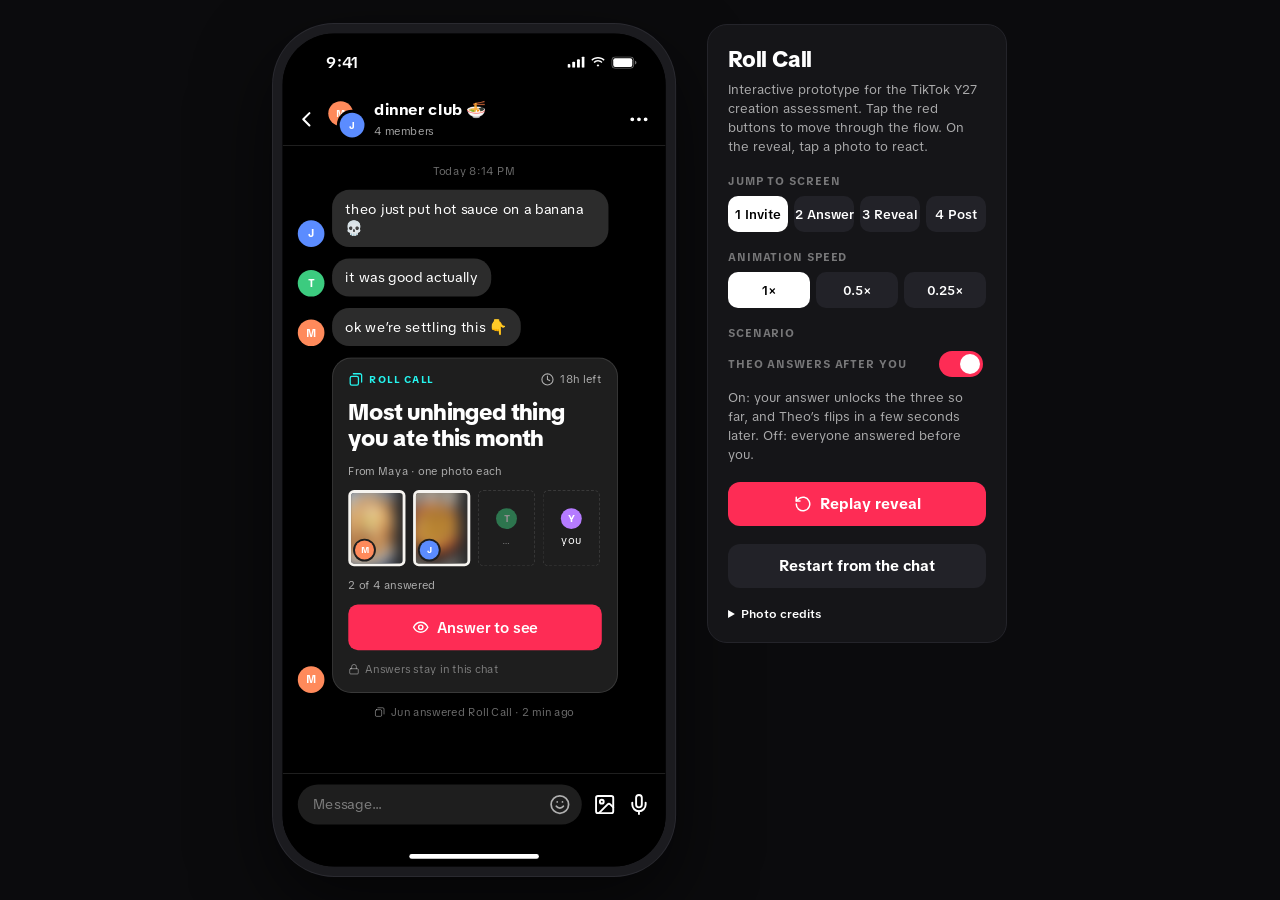
<file: roll-call/index.html>
<!doctype html>
<html lang="en">
<head>
<meta charset="utf-8">
<meta name="viewport" content="width=device-width, initial-scale=1, viewport-fit=cover">
<meta name="robots" content="noindex">
<title>Roll Call Prototype</title>
<link rel="preconnect" href="https://fonts.googleapis.com">
<link rel="preconnect" href="https://fonts.gstatic.com" crossorigin>
<link rel="stylesheet" href="https://fonts.googleapis.com/css2?family=TikTok+Sans:wght@400;500;600;700;800;900&display=swap">
<style>
/* Layout: a TikTok-dark phone on the left, a small control panel on the right (stacked below on phones). Single dark theme on purpose: it mirrors TikTok's dark UI. */
:root {
  color-scheme: dark;
  --page: #0B0B0D;
  --panel: #151518;
  --bg: #000000;
  --s1: #121212;
  --s2: #1E1E1E;
  --s3: #2C2C2C;
  --fg: #FFFFFF;
  --fg2: rgba(255,255,255,.64);
  --fg3: rgba(255,255,255,.42);
  --line: rgba(255,255,255,.12);
  --red: #FE2C55;
  --cyan: #25F4EE;
  --paper: #F6F4F0;
  --ink: #161823;
  --ink2: rgba(22,24,35,.6);
  --maya: #FF8A5B; --jun: #5B8CFF; --theo: #3CCB7F; --you: #B57BFF;
  --k: 1;
  --font: "TikTok Sans", "SF Pro Text", -apple-system, "Helvetica Neue", Arial, sans-serif;
}
html, body { margin: 0; height: auto; }
* { box-sizing: border-box; }
img { max-width: 100%; }
body {
  background: var(--page); color: var(--fg); font-family: var(--font);
  padding-left: max(16px, env(safe-area-inset-left, 0px));
  padding-right: max(16px, env(safe-area-inset-right, 0px));
  padding-block: 24px;
  min-height: 100%;
}
button { font: inherit; color: inherit; border: 0; background: none; cursor: pointer; padding: 0; }
button:focus-visible, input:focus-visible { outline: 2px solid var(--cyan); outline-offset: 2px; }
.stage { display: flex; gap: 32px; justify-content: center; align-items: flex-start; }
.device-wrap { flex: none; }
.device { width: 422px; height: 894px; padding: 10px; border-radius: 64px; background: #1B1B1F; box-shadow: 0 0 0 1px #2A2A30, 0 30px 80px rgba(0,0,0,.6); transform-origin: 0 0; }
.phone { position: relative; width: 402px; height: 874px; border-radius: 54px; overflow: hidden; background: var(--bg); isolation: isolate; }

/* ---------- shared phone chrome ---------- */
.screen { position: absolute; inset: 0; display: none; background: var(--bg); overflow: hidden; }
.screen.active { display: block; }
.status { position: absolute; top: 0; left: 0; right: 0; height: 54px; display: flex; align-items: center; justify-content: space-between; padding: 6px 30px 0 46px; font-weight: 600; font-size: 17px; z-index: 20; pointer-events: none; }
.status svg { display: block; }
.island { position: absolute; top: 11px; left: 50%; width: 124px; height: 36px; margin-left: -62px; background: #000; border-radius: 20px; z-index: 21; }
.home { position: absolute; bottom: 8px; left: 50%; width: 136px; height: 5px; margin-left: -68px; border-radius: 3px; background: #fff; z-index: 30; pointer-events: none; }
.ic { width: 24px; height: 24px; fill: none; stroke: currentColor; stroke-width: 2; stroke-linecap: round; stroke-linejoin: round; flex: none; }
.av { width: 28px; height: 28px; border-radius: 50%; display: grid; place-items: center; font-weight: 700; font-size: 12px; color: #fff; flex: none; font-style: normal; }
.eyebrow { font-size: 11px; font-weight: 700; letter-spacing: .08em; text-transform: uppercase; color: var(--cyan); display: flex; align-items: center; gap: 6px; }
.btn { height: 48px; border-radius: 10px; display: flex; align-items: center; justify-content: center; gap: 8px; font-weight: 600; font-size: 16px; transition: transform calc(var(--k) * 120ms), opacity calc(var(--k) * 200ms), background-color calc(var(--k) * 200ms); }
.btn:active { transform: scale(.97); }
.btn.red { background: var(--red); }
.btn.gray { background: var(--s3); }
.btn[disabled] { opacity: .4; cursor: default; }
.caption { font-size: 12px; line-height: 16px; }
.muted { color: var(--fg2); } .faint { color: var(--fg3); }

/* ---------- 1 · chat ---------- */
.chat-head { position: absolute; top: 62px; left: 0; right: 0; height: 56px; display: flex; align-items: center; gap: 10px; padding: 0 16px 0 12px; border-bottom: 1px solid var(--line); }
.grp { position: relative; width: 38px; height: 38px; flex: none; }
.grp .av { position: absolute; width: 26px; height: 26px; font-size: 11px; }
.grp .av + .av { left: 12px; top: 12px; box-shadow: 0 0 0 3px var(--bg); }
.chat-title b { display: block; font-size: 17px; line-height: 22px; }
.msgs { position: absolute; top: 128px; left: 0; right: 0; padding: 8px 16px; display: flex; flex-direction: column; gap: 12px; }
.stamp { text-align: center; }
.row { display: flex; align-items: flex-end; gap: 8px; }
.bubble { background: var(--s3); border-radius: 18px; padding: 10px 14px; font-size: 15px; line-height: 20px; max-width: 290px; }
.rc { width: 300px; background: var(--s2); border: 1px solid var(--line); border-radius: 20px; padding: 14px 16px 16px; display: flex; flex-direction: column; gap: 12px; }
.rc-top { display: flex; align-items: center; justify-content: space-between; }
.rc-left { display: flex; align-items: center; gap: 6px; font-size: 12px; color: var(--fg2); }
.prompt { font-size: 24px; line-height: 28px; font-weight: 800; letter-spacing: -.01em; }
.slots { display: flex; gap: 8px; }
.slot { width: 60px; height: 80px; border-radius: 6px; position: relative; overflow: hidden; }
.slot.answered { border: 3px solid var(--paper); background: var(--s3); }
.slot.answered img { position: absolute; inset: -10px; width: calc(100% + 20px); height: calc(100% + 20px); object-fit: cover; filter: blur(7px); transition: filter calc(var(--k) * 400ms); }
.slot.answered.clear img { filter: none; }
.slot.answered .av { position: absolute; left: 4px; bottom: 4px; width: 20px; height: 20px; font-size: 9px; box-shadow: 0 0 0 2px var(--s2); }
.slot.waiting { border: 1.5px dashed var(--line); display: flex; flex-direction: column; align-items: center; justify-content: center; gap: 4px; }
.slot.waiting .av { width: 22px; height: 22px; font-size: 10px; }
.sys { display: flex; align-items: center; justify-content: center; gap: 6px; }
.composer { position: absolute; left: 0; right: 0; bottom: 34px; height: 64px; display: flex; align-items: center; gap: 12px; padding: 0 16px; border-top: 1px solid var(--line); background: var(--bg); }
.input { flex: 1; height: 42px; border-radius: 21px; background: var(--s2); display: flex; align-items: center; padding: 0 12px 0 16px; color: var(--fg3); justify-content: space-between; font-size: 15px; }

/* ---------- 2 · picker ---------- */
#s2 { background: var(--s1); }
.topbar { position: absolute; top: 62px; left: 0; right: 0; height: 52px; display: flex; align-items: center; justify-content: space-between; padding: 0 16px; }
.topbar b { font-size: 17px; }
.pick-head { position: absolute; top: 118px; left: 16px; right: 16px; display: flex; flex-direction: column; gap: 10px; }
.remind { background: var(--s2); border-radius: 14px; padding: 12px 14px; display: flex; flex-direction: column; gap: 6px; }
.remind b { font-size: 17px; line-height: 22px; }
.privacy { border: 1px solid var(--line); border-radius: 12px; padding: 10px 14px; display: flex; gap: 10px; align-items: center; color: var(--fg2); }
.album { display: flex; justify-content: space-between; align-items: center; padding-top: 6px; }
.album span:first-child { display: flex; align-items: center; gap: 4px; font-weight: 500; font-size: 15px; }
.grid { position: absolute; top: 278px; left: 0; right: 0; display: grid; grid-template-columns: repeat(3, 1fr); gap: 3px; }
.tile { position: relative; display: block; width: 100%; aspect-ratio: 1; overflow: hidden; }
.remindbtn[disabled] { opacity: .5; cursor: default; }
.tile img { width: 100%; height: 100%; object-fit: cover; display: block; transition: transform calc(var(--k) * 220ms); }
.tile .dot { position: absolute; top: 8px; right: 8px; width: 22px; height: 22px; border-radius: 50%; border: 1.5px solid #fff; background: rgba(0,0,0,.15); display: grid; place-items: center; font-size: 12px; font-weight: 700; transition: background-color calc(var(--k) * 160ms), transform calc(var(--k) * 200ms); }
.tile.sel::after { content: ""; position: absolute; inset: 0; box-shadow: inset 0 0 0 3px var(--red); background: rgba(0,0,0,.18); }
.tile.sel .dot { background: var(--red); border-color: var(--red); transform: scale(1.1); z-index: 1; }
.tile.sel img { transform: scale(.96); }
.tray { position: absolute; left: 0; right: 0; bottom: 0; background: var(--s1); border-radius: 20px 20px 0 0; padding: 16px 16px 46px; display: flex; flex-direction: column; gap: 12px; box-shadow: 0 -8px 24px rgba(0,0,0,.6); }
.ans { display: flex; gap: 12px; align-items: center; }
.thumb { width: 56px; height: 56px; border-radius: 6px; border: 3px solid var(--paper); background: var(--s3); overflow: hidden; flex: none; }
.thumb img { width: 100%; height: 100%; object-fit: cover; display: block; }
.cap { flex: 1; background: var(--s2); border-radius: 12px; padding: 8px 12px; display: flex; flex-direction: column; gap: 2px; }
.cap input { background: none; border: 0; color: var(--fg); font: inherit; font-size: 15px; padding: 0; width: 100%; }
.cap input:focus { outline: none; }
.note { text-align: center; }

/* ---------- 3 · reveal ---------- */
.rv-top { position: absolute; top: 62px; left: 0; right: 0; height: 52px; display: flex; align-items: center; gap: 8px; padding: 0 16px 0 12px; z-index: 5; }
.rv-top span { flex: 1; font-weight: 500; font-size: 15px; }
.rv-head { position: absolute; top: 114px; left: 24px; right: 24px; display: flex; flex-direction: column; gap: 8px; z-index: 5; }
.rv-head .prompt { font-size: 24px; }
#cards { position: absolute; inset: 0; z-index: 4; pointer-events: none; }
.rc-card { position: absolute; left: 0; top: 0; width: 156px; height: 214px; perspective: 900px; pointer-events: auto; cursor: pointer; opacity: 0; will-change: transform; -webkit-tap-highlight-color: transparent; }
.flip { position: absolute; inset: 0; transform-style: preserve-3d; }
.face { position: absolute; inset: 0; border-radius: 6px; backface-visibility: hidden; -webkit-backface-visibility: hidden; box-shadow: 0 10px 24px rgba(0,0,0,.55); }
.back { background: #26262A; border: 1px solid rgba(255,255,255,.08); display: flex; flex-direction: column; align-items: center; justify-content: center; gap: 8px; color: var(--cyan); }
.back .lbl { font-size: 11px; font-weight: 700; letter-spacing: .08em; text-transform: uppercase; }
.back .wait { font-size: 12px; color: var(--fg2); font-weight: 500; height: 16px; }
.rc-card.waiting .back .wait::after { content: "…"; display: inline-block; animation: dots calc(var(--k) * 1.2s) steps(4) infinite; width: 1.2em; overflow: hidden; vertical-align: bottom; }
@keyframes dots { from { width: 0; } to { width: 1.2em; } }
.rc-card.waiting .back { animation: breathe calc(var(--k) * 1.6s) ease-in-out infinite; }
@keyframes breathe { 50% { box-shadow: 0 10px 24px rgba(0,0,0,.55), 0 0 0 2px rgba(37,244,238,.35); } }
.front { background: var(--paper); transform: rotateY(180deg); padding: 8px 8px 10px; display: flex; flex-direction: column; gap: 8px; }
.front .ph { width: 140px; height: 140px; border-radius: 3px; overflow: hidden; background: #ddd; flex: none; }
.front .ph img { width: 100%; height: 100%; object-fit: cover; display: block; filter: blur(14px); transform: scale(1.08); }
.meta { display: flex; gap: 6px; align-items: flex-start; color: var(--ink); }
.meta .av { width: 20px; height: 20px; font-size: 9px; }
.meta b { display: block; font-size: 12px; line-height: 16px; }
.meta span { display: block; font-size: 12px; line-height: 15px; color: var(--ink2); display: -webkit-box; -webkit-line-clamp: 2; -webkit-box-orient: vertical; overflow: hidden; }
.rc-card.mine .face.front { box-shadow: 0 0 0 2px var(--red), 0 10px 24px rgba(0,0,0,.55); }
.chip { position: absolute; top: -12px; right: -6px; height: 28px; padding: 0 10px; border-radius: 14px; background: var(--s3); display: flex; align-items: center; gap: 4px; font-size: 12px; font-weight: 600; transform: scale(0); z-index: 2; box-shadow: 0 4px 10px rgba(0,0,0,.4); }
.chip em { font-style: normal; font-size: 15px; }
.float { position: absolute; font-size: 22px; pointer-events: none; z-index: 10; }
.toast { position: absolute; top: 58px; left: 50%; transform: translate(-50%, -60px); opacity: 0; z-index: 25; background: var(--s3); border-radius: 999px; padding: 8px 14px 8px 8px; display: flex; align-items: center; gap: 8px; font-size: 13px; font-weight: 600; box-shadow: 0 8px 24px rgba(0,0,0,.5); white-space: nowrap; }
.rv-bottom { position: absolute; left: 0; right: 0; bottom: 0; padding: 12px 16px 34px; display: flex; flex-direction: column; gap: 10px; z-index: 6; background: linear-gradient(transparent, #000 18px); }
.reply { height: 36px; border-radius: 18px; background: var(--s2); display: flex; align-items: center; gap: 8px; padding: 0 14px 0 6px; font-size: 12px; opacity: 0; transform: translateY(8px); transition: opacity calc(var(--k) * 300ms), transform calc(var(--k) * 300ms) cubic-bezier(.2,.8,.2,1); }
.reply.show { opacity: 1; transform: none; }
.reply .av { width: 24px; height: 24px; font-size: 10px; }
.reply span { flex: 1; }
.reply i { color: var(--cyan); font-style: normal; }
.pair { display: flex; gap: 10px; }
.pair .btn { flex: 1; }
.lockline { display: flex; align-items: center; justify-content: center; gap: 6px; }

/* ---------- 4 · post ---------- */
.pv-top { position: absolute; top: 58px; left: 0; right: 0; height: 48px; display: flex; align-items: center; justify-content: space-between; padding: 0 16px 0 12px; z-index: 3; }
.sound { background: rgba(64,64,64,.85); border-radius: 999px; padding: 7px 14px 7px 12px; display: flex; gap: 6px; align-items: center; font-weight: 500; font-size: 15px; }
.tpl-title { position: absolute; top: 108px; left: 24px; font-size: 40px; font-weight: 900; letter-spacing: -.03em; color: var(--red); -webkit-text-stroke: 5px #fff; paint-order: stroke fill; transform: rotate(-2deg); }
.tpl-sub { position: absolute; top: 160px; left: 28px; }
.pol { position: absolute; background: var(--paper); padding: 5px; border-radius: 2px; box-shadow: 0 8px 18px rgba(0,0,0,.5); transition: left calc(var(--k) * 420ms) cubic-bezier(.2,.8,.2,1), top calc(var(--k) * 420ms) cubic-bezier(.2,.8,.2,1), width calc(var(--k) * 420ms) cubic-bezier(.2,.8,.2,1), height calc(var(--k) * 420ms) cubic-bezier(.2,.8,.2,1), transform calc(var(--k) * 420ms) cubic-bezier(.2,.8,.2,1); }
.pol img { width: 100%; height: 100%; object-fit: cover; display: block; }
.tape { position: absolute; width: 54px; height: 18px; background: rgba(37,244,238,.75); transform: rotate(-10deg); z-index: 2; transition: left calc(var(--k) * 420ms), top calc(var(--k) * 420ms); }
.sheet { position: absolute; left: 0; right: 0; bottom: 0; background: var(--s1); border-radius: 20px 20px 0 0; padding: 10px 16px 42px; display: flex; flex-direction: column; gap: 14px; }
.grab { width: 36px; height: 4px; border-radius: 2px; background: var(--line); align-self: center; }
.sh-title { display: flex; align-items: center; justify-content: space-between; }
.sh-title b { font-size: 17px; }
.pill { background: var(--s2); border-radius: 999px; padding: 5px 8px 5px 10px; display: flex; align-items: center; gap: 4px; font-size: 12px; }
.list { background: var(--s2); border-radius: 14px; padding: 12px 12px 6px; display: flex; flex-direction: column; gap: 2px; }
.list .eyebrow { color: var(--fg2); margin-bottom: 2px; }
.prow { display: flex; align-items: center; gap: 12px; padding: 6px 0; }
.prow .t { width: 40px; height: 40px; border-radius: 4px; border: 2.5px solid var(--paper); overflow: hidden; flex: none; transition: opacity calc(var(--k) * 300ms); }
.prow .t img { width: 100%; height: 100%; object-fit: cover; display: block; }
.prow .who { flex: 1; min-width: 0; }
.prow .who b { display: block; font-weight: 500; font-size: 15px; line-height: 20px; }
.ok { display: flex; align-items: center; gap: 4px; padding: 4px 10px 4px 8px; border-radius: 999px; background: rgba(37,244,238,.14); color: var(--cyan); font-size: 12px; font-weight: 500; white-space: nowrap; }
.remindbtn { border: 1px solid var(--line); border-radius: 999px; padding: 6px 12px; font-size: 12px; white-space: nowrap; transition: opacity calc(var(--k) * 200ms); }
.prow.pending .t { opacity: .4; }
.prow.pending .who b { color: var(--fg2); }
.aud { display: flex; align-items: center; justify-content: space-between; }
.aud > span { font-weight: 500; font-size: 15px; }
.seg { position: relative; display: flex; background: var(--s2); border-radius: 999px; padding: 3px; }
.seg .knob { position: absolute; top: 3px; bottom: 3px; left: 3px; border-radius: 999px; background: #fff; transition: transform calc(var(--k) * 260ms) cubic-bezier(.2,.8,.2,1), width calc(var(--k) * 260ms); }
.seg button { position: relative; z-index: 1; padding: 6px 12px; font-size: 12px; display: flex; align-items: center; gap: 6px; color: var(--fg2); transition: color calc(var(--k) * 200ms); }
.seg button.on { color: #000; }
.seg .ic { width: 14px; height: 14px; }
.btns { display: flex; gap: 10px; }
.btns .gray { width: 124px; flex: none; }
.btns .red { flex: 1; }

/* ---------- control panel ---------- */
.panel { width: 300px; flex: none; background: var(--panel); border: 1px solid #24242A; border-radius: 20px; padding: 20px; display: flex; flex-direction: column; gap: 18px; position: sticky; top: 24px; }
.panel h1 { margin: 0; font-size: 22px; font-weight: 800; letter-spacing: -.01em; }
.panel p { margin: 0; color: var(--fg2); font-size: 13px; line-height: 19px; }
.group { display: flex; flex-direction: column; gap: 8px; }
.group > label, .group > .lab { font-size: 11px; font-weight: 700; letter-spacing: .08em; text-transform: uppercase; color: var(--fg3); }
.choices { display: grid; grid-template-columns: repeat(4, 1fr); gap: 6px; }
.choices.three { grid-template-columns: repeat(3, 1fr); }
.choices button { height: 36px; border-radius: 10px; background: #222228; font-size: 13px; font-weight: 600; transition: background-color .15s; }
.choices button.on { background: var(--fg); color: #000; }
.wide { height: 44px; border-radius: 12px; background: var(--red); font-weight: 700; font-size: 15px; display: flex; align-items: center; justify-content: center; gap: 8px; }
.wide.ghost { background: #222228; }
.switch { display: flex; align-items: center; justify-content: space-between; gap: 12px; font-size: 14px; cursor: pointer; }
.switch input { appearance: none; width: 44px; height: 26px; border-radius: 13px; background: #333; position: relative; flex: none; cursor: pointer; transition: background-color .2s; }
.switch input::after { content: ""; position: absolute; top: 3px; left: 3px; width: 20px; height: 20px; border-radius: 50%; background: #fff; transition: transform .2s; }
.switch input:checked { background: var(--red); }
.switch input:checked::after { transform: translateX(18px); }
details { font-size: 12px; color: var(--fg2); }
details summary { cursor: pointer; font-weight: 600; color: var(--fg); }
details ul { margin: 8px 0 0; padding-left: 16px; display: flex; flex-direction: column; gap: 4px; line-height: 16px; }
@media (max-width: 780px) {
  .stage { flex-direction: column; align-items: center; }
  .panel { width: 100%; max-width: 440px; position: static; }
}
@media (prefers-reduced-motion: reduce) {
  * { scroll-behavior: auto !important; }
}
</style>

</head>
<body>
<div class="stage">
  <div class="device-wrap" id="deviceWrap">
    <div class="device" id="device">
      <div class="phone" id="phone">
        <div class="island"></div>
        <div class="status"><span>9:41</span><span style="display:flex;gap:6px;align-items:center">
          <svg width="18" height="12" viewBox="0 0 18 12" fill="#fff"><rect x="0" y="8" width="3" height="4" rx="1"/><rect x="5" y="5.5" width="3" height="6.5" rx="1"/><rect x="10" y="3" width="3" height="9" rx="1"/><rect x="15" y="0" width="3" height="12" rx="1"/></svg>
          <svg width="16" height="12" viewBox="0 0 16 12" fill="#fff"><path d="M8 2.2c2.3 0 4.4.9 5.9 2.4l1.1-1.1C13.2 1.7 10.7.6 8 .6S2.8 1.7 1 3.5l1.1 1.1C3.6 3.1 5.7 2.2 8 2.2Zm0 3.2c1.4 0 2.7.6 3.6 1.5l1.1-1.1C11.5 4.6 9.8 3.8 8 3.8s-3.5.8-4.7 2L4.4 7C5.3 6 6.6 5.4 8 5.4Zm0 3.2c-.6 0-1.1.2-1.4.6L8 10.8l1.4-1.6c-.3-.4-.8-.6-1.4-.6Z"/></svg>
          <svg width="27" height="13" viewBox="0 0 27 13" fill="none"><rect x=".5" y=".5" width="23" height="12" rx="3.5" stroke="#fff" opacity=".4"/><rect x="2" y="2" width="20" height="9" rx="2" fill="#fff"/><path d="M25 4.5v4c.8-.3 1.3-1.1 1.3-2s-.5-1.7-1.3-2Z" fill="#fff" opacity=".5"/></svg>
        </span></div>

        <!-- 1 · Invitation -->
        <section class="screen active" id="s1" aria-label="Group chat with a Roll Call invitation">
          <div class="chat-head">
            <svg class="ic" viewBox="0 0 24 24" style="width:26px;height:26px"><path d="m15 18-6-6 6-6"/></svg>
            <div class="grp"><i class="av" style="background:var(--maya)">M</i><i class="av" style="background:var(--jun)">J</i></div>
            <div class="chat-title" style="flex:1"><b>dinner club 🍜</b><span class="caption muted">4 members</span></div>
            <svg class="ic" viewBox="0 0 24 24"><circle cx="5" cy="12" r="1"/><circle cx="12" cy="12" r="1"/><circle cx="19" cy="12" r="1"/></svg>
          </div>
          <div class="msgs">
            <div class="caption faint stamp">Today 8:14 PM</div>
            <div class="row"><i class="av" style="background:var(--jun)">J</i><div class="bubble">theo just put hot sauce on a banana 💀</div></div>
            <div class="row"><i class="av" style="background:var(--theo)">T</i><div class="bubble">it was good actually</div></div>
            <div class="row"><i class="av" style="background:var(--maya)">M</i><div class="bubble">ok we’re settling this 👇</div></div>
            <div class="row"><i class="av" style="background:var(--maya)">M</i>
              <div class="rc">
                <div class="rc-top">
                  <span class="eyebrow"><svg class="ic" viewBox="0 0 24 24" style="width:16px;height:16px"><rect x="3" y="7" width="13" height="14" rx="2.5"/><path d="M8 3h10.5A2.5 2.5 0 0 1 21 5.5V16"/></svg>Roll Call</span>
                  <span class="rc-left"><svg class="ic" viewBox="0 0 24 24" style="width:14px;height:14px"><circle cx="12" cy="12" r="10"/><path d="M12 6v6l4 2"/></svg>18h left</span>
                </div>
                <div class="prompt">Most unhinged thing you ate this month</div>
                <div class="caption muted">From Maya · one photo each</div>
                <div class="slots" id="slots"></div>
                <div class="caption muted" id="count">2 of 4 answered</div>
                <button class="btn red" id="answerBtn"><svg class="ic" viewBox="0 0 24 24" style="width:18px;height:18px"><path d="M2 12s3.6-7 10-7 10 7 10 7-3.6 7-10 7-10-7-10-7Z"/><circle cx="12" cy="12" r="3"/></svg><span>Answer to see</span></button>
                <div class="caption faint" style="display:flex;gap:6px;align-items:center"><svg class="ic" viewBox="0 0 24 24" style="width:12px;height:12px"><rect width="18" height="11" x="3" y="11" rx="2"/><path d="M7 11V7a5 5 0 0 1 10 0v4"/></svg>Answers stay in this chat</div>
              </div>
            </div>
            <div class="caption faint sys"><svg class="ic" viewBox="0 0 24 24" style="width:12px;height:12px"><rect x="3" y="7" width="13" height="14" rx="2.5"/><path d="M8 3h10.5A2.5 2.5 0 0 1 21 5.5V16"/></svg><span id="sysline">Jun answered Roll Call · 2 min ago</span></div>
          </div>
          <div class="composer">
            <div class="input">Message…<svg class="ic" viewBox="0 0 24 24" style="width:22px;height:22px;color:var(--fg2)"><circle cx="12" cy="12" r="10"/><path d="M8 14s1.5 2 4 2 4-2 4-2"/><path d="M9 9h.01"/><path d="M15 9h.01"/></svg></div>
            <svg class="ic" viewBox="0 0 24 24"><rect width="18" height="18" x="3" y="3" rx="2"/><circle cx="9" cy="9" r="2"/><path d="m21 15-3.086-3.086a2 2 0 0 0-2.828 0L6 21"/></svg>
            <svg class="ic" viewBox="0 0 24 24"><path d="M12 2a3 3 0 0 0-3 3v7a3 3 0 0 0 6 0V5a3 3 0 0 0-3-3Z"/><path d="M19 10v2a7 7 0 0 1-14 0v-2"/><path d="M12 19v3"/></svg>
          </div>
        </section>

        <!-- 2 · Answer -->
        <section class="screen" id="s2" aria-label="Pick one photo to answer">
          <div class="topbar">
            <button id="closePick" aria-label="Close"><svg class="ic" viewBox="0 0 24 24"><path d="M18 6 6 18"/><path d="m6 6 12 12"/></svg></button>
            <b>Answer Roll Call</b><span style="width:24px"></span>
          </div>
          <div class="pick-head">
            <div class="remind"><span class="eyebrow"><svg class="ic" viewBox="0 0 24 24" style="width:14px;height:14px"><rect x="3" y="7" width="13" height="14" rx="2.5"/><path d="M8 3h10.5A2.5 2.5 0 0 1 21 5.5V16"/></svg>Roll Call · dinner club</span><b>Most unhinged thing you ate this month</b></div>
            <div class="privacy caption"><svg class="ic" viewBox="0 0 24 24" style="width:18px;height:18px;color:var(--cyan)"><rect width="18" height="11" x="3" y="11" rx="2"/><path d="M7 11V7a5 5 0 0 1 10 0v4"/></svg>Only the photo you send leaves your camera roll.</div>
            <div class="album"><span>Recents <svg class="ic" viewBox="0 0 24 24" style="width:18px;height:18px"><path d="m6 9 6 6 6-6"/></svg></span><span class="caption muted" id="selCount">Pick 1 photo</span></div>
          </div>
          <div class="grid" id="grid"></div>
          <div class="tray">
            <div class="ans">
              <div class="thumb" id="thumb"></div>
              <label class="cap"><span class="caption faint">Caption (optional)</span><input id="capInput" value="3am gas station sushi. no regrets" maxlength="60"></label>
            </div>
            <button class="btn red" id="sendBtn" disabled>Send answer</button>
            <div class="caption faint note">Sending shares it with dinner club only. Nothing gets posted.</div>
          </div>
        </section>

        <!-- 3 · Reveal -->
        <section class="screen" id="s3" aria-label="The reveal">
          <div class="rv-top">
            <button id="rvBack" aria-label="Back to chat"><svg class="ic" viewBox="0 0 24 24" style="width:26px;height:26px"><path d="m15 18-6-6 6-6"/></svg></button>
            <span>dinner club 🍜</span>
            <svg class="ic" viewBox="0 0 24 24"><circle cx="5" cy="12" r="1"/><circle cx="12" cy="12" r="1"/><circle cx="19" cy="12" r="1"/></svg>
          </div>
          <div class="toast" id="toast"><i class="av" style="background:var(--theo);width:24px;height:24px;font-size:10px">T</i><span id="toastText">Theo answered</span></div>
          <div class="rv-head">
            <span class="eyebrow"><svg class="ic" viewBox="0 0 24 24" style="width:14px;height:14px"><path d="m12 3-1.9 5.8a2 2 0 0 1-1.3 1.3L3 12l5.8 1.9a2 2 0 0 1 1.3 1.3L12 21l1.9-5.8a2 2 0 0 1 1.3-1.3L21 12l-5.8-1.9a2 2 0 0 1-1.3-1.3Z"/></svg>Roll Call · Revealed to dinner club</span>
            <div class="prompt">Most unhinged thing you ate this month</div>
            <div class="caption muted" id="rvSub">Everyone’s in. Tap a photo to react.</div>
          </div>
          <div id="cards"></div>
          <div class="rv-bottom">
            <div class="reply" id="reply"><i class="av" style="background:var(--jun)">J</i><span>Jun: THEO. a whole lemon??</span><i>+3 replies</i></div>
            <div class="pair">
              <button class="btn gray" id="toChat">Back to chat</button>
              <button class="btn red" id="toPost"><svg class="ic" viewBox="0 0 24 24" style="width:18px;height:18px"><path d="m12 3-1.9 5.8a2 2 0 0 1-1.3 1.3L3 12l5.8 1.9a2 2 0 0 1 1.3 1.3L12 21l1.9-5.8a2 2 0 0 1 1.3-1.3L21 12l-5.8-1.9a2 2 0 0 1-1.3-1.3Z"/></svg>Make a post</button>
            </div>
            <div class="caption faint lockline"><svg class="ic" viewBox="0 0 24 24" style="width:12px;height:12px"><rect width="18" height="11" x="3" y="11" rx="2"/><path d="M7 11V7a5 5 0 0 1 10 0v4"/></svg>Posting is optional. Everyone approves their own photo first.</div>
          </div>
        </section>

        <!-- 4 · Post approved photos -->
        <section class="screen" id="s4" aria-label="Post approved photos">
          <div class="pv-top">
            <button id="pvBack" aria-label="Back"><svg class="ic" viewBox="0 0 24 24" style="width:26px;height:26px"><path d="m15 18-6-6 6-6"/></svg></button>
            <span class="sound"><svg class="ic" viewBox="0 0 24 24" style="width:16px;height:16px"><path d="M9 18V5l12-2v13"/><circle cx="6" cy="18" r="3"/><circle cx="18" cy="16" r="3"/></svg>Add sound</span>
            <span style="width:26px"></span>
          </div>
          <div class="toast" id="postToast"><svg class="ic" viewBox="0 0 24 24" style="width:18px;height:18px;color:var(--cyan);margin-left:4px"><path d="M20 6 9 17l-5-5"/></svg><span id="postToastText">Posted to Friends</span></div>
          <div class="tpl-title">unhinged eats</div>
          <div class="caption muted tpl-sub">dinner club · roll call #12</div>
          <div id="pols"></div>
          <div class="sheet">
            <div class="grab"></div>
            <div>
              <div class="sh-title"><b>Post approved photos</b><span class="pill">Roll Call dump <svg class="ic" viewBox="0 0 24 24" style="width:14px;height:14px;color:var(--fg2)"><path d="m6 9 6 6 6-6"/></svg></span></div>
              <div class="caption muted" style="margin-top:4px">Sharing in the chat isn’t the same as posting. Each person approves their own photo.</div>
            </div>
            <div class="list">
              <div class="eyebrow" id="apCount">3 of 4 approved for post</div>
              <div id="rows"></div>
            </div>
            <div class="aud"><span>Who can see it</span>
              <div class="seg" id="seg"><span class="knob" id="knob"></span>
                <button class="on" data-aud="friends"><svg class="ic" viewBox="0 0 24 24"><path d="M16 21v-2a4 4 0 0 0-4-4H6a4 4 0 0 0-4 4v2"/><circle cx="9" cy="7" r="4"/><path d="M22 21v-2a4 4 0 0 0-3-3.87"/><path d="M16 3.13a4 4 0 0 1 0 7.75"/></svg>Friends</button>
                <button data-aud="everyone"><svg class="ic" viewBox="0 0 24 24"><circle cx="12" cy="12" r="10"/><path d="M12 2a14.5 14.5 0 0 0 0 20 14.5 14.5 0 0 0 0-20"/><path d="M2 12h20"/></svg>Everyone</button>
              </div>
            </div>
            <div class="btns">
              <button class="btn gray" id="keepBtn">Keep in chat</button>
              <button class="btn red" id="postBtn">Post 3 approved photos</button>
            </div>
          </div>
        </section>

        <div class="home"></div>
      </div>
    </div>
  </div>

  <aside class="panel">
    <div style="display:flex;flex-direction:column;gap:6px">
      <h1>Roll Call</h1>
      <p>Interactive prototype for the TikTok Y27 creation assessment. Tap the red buttons to move through the flow. On the reveal, tap a photo to react.</p>
    </div>
    <div class="group">
      <span class="lab">Jump to screen</span>
      <div class="choices" id="jump">
        <button data-go="1">1 Invite</button><button data-go="2">2 Answer</button><button data-go="3">3 Reveal</button><button data-go="4">4 Post</button>
      </div>
    </div>
    <div class="group">
      <span class="lab">Animation speed</span>
      <div class="choices three" id="speed">
        <button data-k="1" class="on">1×</button><button data-k="2">0.5×</button><button data-k="4">0.25×</button>
      </div>
    </div>
    <div class="group">
      <span class="lab">Scenario</span>
      <label class="switch"><span>Theo answers after you</span><input type="checkbox" id="late" checked></label>
      <p>On: your answer unlocks the three so far, and Theo’s flips in a few seconds later. Off: everyone answered before you.</p>
    </div>
    <button class="wide" id="replay"><svg class="ic" viewBox="0 0 24 24" style="width:18px;height:18px"><path d="M3 12a9 9 0 1 0 3-6.7L3 8"/><path d="M3 3v5h5"/></svg>Replay reveal</button>
    <button class="wide ghost" id="restart">Restart from the chat</button>
    <details>
      <summary>Photo credits</summary>
      <ul>
        <li>Spaghetti and Egg · Tesleemah · CC BY-SA 4.0</li>
        <li>Fiber One in a bowl with milk and a spoon · SomeBodyAnyBody05 · CC0</li>
        <li>Lemon photo (lemon-3) · source to add</li>
        <li>Sushi mini set 01 · Pannet · CC BY-SA 4.0</li>
        <li>Colorful sky with orange clouds, Vang Vieng, Laos · Basile Morin · CC BY-SA 4.0</li>
        <li>MahjongSetup · Wikimedia Commons contributor · CC BY-SA 3.0</li>
        <li>Crosswalk New York City 0001 · Wikimedia Commons contributor · CC BY-SA 3.0</li>
        <li>Cat sleeping on a bench, Lisbon · Jules Verne Times Two · CC BY-SA 4.0</li>
        <li>City Lights from Above · Farida Belal · CC0</li>
        <li>Ramen Bowl 2 · Shisma · CC BY 4.0</li>
        <li>Autumn path, Dumitru Rascanu park · Iurie Nistor · CC0</li>
        <li>ReceiptSwiss · Audrius Meskauskas · CC BY-SA 3.0</li>
        <li>Pearl Milk Tea in Chun Shui Tang · Battlesnake1 · CC0</li>
        <li>Latte art · Mortefot (Flickr) · CC BY-SA 2.0</li>
        <li>Laundromat image · Sanasante0 · CC BY-SA 4.0</li>
      </ul>
    </details>
  </aside>
</div>

<script>
(function () {
  const $ = (s, r = document) => r.querySelector(s);
  const $$ = (s, r = document) => [...r.querySelectorAll(s)];
  const reduce = matchMedia('(prefers-reduced-motion: reduce)').matches;
  const DEFAULT_CAP = '3am gas station sushi. no regrets';

  const PEOPLE = {
    maya: { name: 'Maya', color: 'var(--maya)', img: 'img/maya.jpg', cap: 'dining hall "pasta" with a boiled egg', emoji: '😂', count: 3 },
    jun:  { name: 'Jun',  color: 'var(--jun)',  img: 'img/jun.jpg',  cap: 'cereal for dinner. third night in a row', emoji: '🤢', count: 4 },
    theo: { name: 'Theo', color: 'var(--theo)', img: 'img/theo.jpg', cap: 'a whole lemon. on a dare', emoji: '💀', count: 2 },
    you:  { name: 'You',  color: 'var(--you)',  img: 'img/you.jpg',  cap: DEFAULT_CAP, emoji: '🔥', count: 2 },
  };
  // Positions from the Figma frame; Figma rotation is negated for CSS.
  const POS = { maya: { x: 26, y: 236, r: -5 }, jun: { x: 218, y: 226, r: 4 }, theo: { x: 30, y: 456, r: 3 }, you: { x: 214, y: 448, r: -4 } };
  const STACK = { x: 123, y: 340 };
  const GRID = [
    ['latte', 'Latte'], ['sunset', 'Sunset'], ['mahjong', 'Mahjong table'], ['street', 'Crosswalk'],
    ['you', 'Gas station sushi'], ['cat', 'Cat on a bench'], ['laundromat', 'Laundromat'], ['ramen', 'Ramen'],
    ['park', 'Autumn park'], ['receipt', 'Receipt'], ['citynight', 'City at night'], ['boba', 'Boba'],
  ];

  const state = { k: 1, late: true, sel: null, revealed: false, theoIn: false, theoApproved: false, reminded: false, posted: false, aud: 'friends', current: 's1' };
  const D = ms => ms * state.k;
  let timers = [];
  const later = (fn, ms) => timers.push(setTimeout(fn, D(ms)));
  const clearTimers = () => { timers.forEach(clearTimeout); timers = []; };
  const anim = (el, kf, o) => el.animate(kf, { duration: D(o.duration || 300), delay: D(o.delay || 0), easing: o.easing || 'cubic-bezier(.2,.8,.2,1)', fill: o.fill || 'none' });
  const av = (who, extra = '') => `<i class="av" style="background:${PEOPLE[who].color};${extra}">${who === 'you' ? 'Y' : PEOPLE[who].name[0]}</i>`;
  const youImg = () => state.sel ? `img/${state.sel}.jpg` : 'img/you.jpg';
  const youCap = () => $('#capInput').value.trim();

  /* ---------- phone scaling ---------- */
  function fit() {
    const wrap = $('#deviceWrap'), dev = $('#device');
    const narrow = innerWidth <= 780;
    const availW = narrow ? innerWidth - 32 : innerWidth - 32 - 300 - 32;
    const availH = narrow ? Infinity : innerHeight - 48;
    const s = Math.min(1, availW / 422, availH / 894);
    dev.style.transform = `scale(${s})`;
    wrap.style.width = 422 * s + 'px';
    wrap.style.height = 894 * s + 'px';
  }
  addEventListener('resize', fit); fit();

  /* ---------- navigation ---------- */
  const IN = { up: [{ transform: 'translateY(100%)' }, { transform: 'none' }], push: [{ transform: 'translateX(100%)' }, { transform: 'none' }], pop: [{ transform: 'translateX(-28%)', opacity: .5 }, { transform: 'none', opacity: 1 }], down: [{ opacity: .6 }, { opacity: 1 }], fade: [{ opacity: 0 }, { opacity: 1 }] };
  const OUT = { up: [{ opacity: 1 }, { opacity: .6 }], push: [{ transform: 'none', opacity: 1 }, { transform: 'translateX(-28%)', opacity: .5 }], pop: [{ transform: 'none' }, { transform: 'translateX(100%)' }], down: [{ transform: 'none' }, { transform: 'translateY(100%)' }], fade: [{ opacity: 1 }, { opacity: 0 }] };
  function go(to, how = 'fade') {
    const from = $('.screen.active'), el = $('#' + to);
    state.current = to; markJump();
    if (from === el) { enter(to); return; }
    const over = how === 'pop' || how === 'down';
    el.classList.add('active');
    el.style.zIndex = over ? 1 : 2; from.style.zIndex = over ? 2 : 1;
    const dur = reduce ? 1 : 380;
    anim(el, IN[how], { duration: dur });
    const a = anim(from, OUT[how], { duration: dur });
    a.onfinish = () => { from.classList.remove('active'); from.style.zIndex = ''; el.style.zIndex = ''; };
    enter(to);
  }
  function enter(to) {
    if (to === 's1') renderChat();
    if (to === 's2') renderGrid();
    if (to === 's3') { if (state.revealed) showRevealed(); else startReveal(); }
    if (to === 's4') renderPost(true);
  }
  function markJump() { $$('#jump button').forEach(b => b.classList.toggle('on', 's' + b.dataset.go === state.current)); }

  /* ---------- 1 · chat ---------- */
  function renderChat() {
    const slots = $('#slots'); slots.innerHTML = '';
    const answered = state.revealed ? ['maya', 'jun', 'you'].concat(state.theoIn ? ['theo'] : []) : ['maya', 'jun'].concat(state.late ? [] : ['theo']);
    const order = ['maya', 'jun', 'theo', 'you'];
    order.forEach(w => {
      const d = document.createElement('div');
      if (answered.includes(w)) {
        d.className = 'slot answered' + (state.revealed ? ' clear' : '');
        d.innerHTML = `<img alt="" src="${w === 'you' ? youImg() : PEOPLE[w].img}">${av(w)}`;
      } else {
        d.className = 'slot waiting';
        d.innerHTML = `${av(w, w === 'you' ? '' : 'opacity:.5')}<span class="caption ${w === 'you' ? '' : 'faint'}">${w === 'you' ? 'you' : '…'}</span>`;
      }
      slots.appendChild(d);
    });
    $('#count').textContent = `${answered.length} of 4 answered`;
    $('#answerBtn span').textContent = state.revealed ? 'See answers' : 'Answer to see';
    $('#sysline').textContent = state.revealed ? 'You answered Roll Call · just now' : 'Jun answered Roll Call · 2 min ago';
  }
  $('#answerBtn').onclick = () => state.revealed ? go('s3', 'push') : go('s2', 'up');

  /* ---------- 2 · picker ---------- */
  function renderGrid() {
    const g = $('#grid');
    if (!g.children.length) {
      GRID.forEach(([key, label]) => {
        const t = document.createElement('button');
        t.className = 'tile'; t.dataset.key = key; t.setAttribute('aria-label', label);
        t.innerHTML = `<img alt="" src="img/${key}.jpg"><span class="dot"></span>`;
        t.onclick = () => select(key);
        g.appendChild(t);
      });
    }
    paintSel();
  }
  function select(key) {
    state.sel = state.sel === key ? null : key;
    paintSel();
    if (state.sel) { const tile = $(`.tile[data-key="${key}"] .dot`); anim(tile, [{ transform: 'scale(.6)' }, { transform: 'scale(1.25)', offset: .6 }, { transform: 'scale(1.1)' }], { duration: 260 }); }
  }
  function paintSel() {
    $$('.tile').forEach(t => { const on = t.dataset.key === state.sel; t.classList.toggle('sel', on); t.querySelector('.dot').textContent = on ? '1' : ''; });
    $('#thumb').innerHTML = state.sel ? `<img alt="" src="img/${state.sel}.jpg">` : '';
    $('#sendBtn').disabled = !state.sel;
    $('#selCount').textContent = state.sel ? '1 of 1 selected' : 'Pick 1 photo';
  }
  $('#closePick').onclick = () => go('s1', 'down');
  $('#sendBtn').onclick = () => { state.revealed = false; go('s3', 'fade'); };

  /* ---------- 3 · reveal ---------- */
  const BACK_MARK = '<svg class="ic" viewBox="0 0 24 24" style="width:30px;height:30px"><rect x="3" y="7" width="13" height="14" rx="2.5"/><path d="M8 3h10.5A2.5 2.5 0 0 1 21 5.5V16"/></svg>';
  function makeCard(w) {
    const p = PEOPLE[w];
    const c = document.createElement('div');
    c.className = 'rc-card'; c.dataset.who = w; c.setAttribute('role', 'button'); c.setAttribute('aria-label', `${p.name}'s answer`);
    c.innerHTML = `<div class="flip"><div class="face back">${BACK_MARK}<span class="lbl">Roll Call</span><span class="wait"></span></div>
      <div class="face front"><div class="ph"><img alt=""></div><div class="meta">${av(w)}<div><b></b><span></span></div></div></div></div>
      <div class="chip"><em>${p.emoji}</em><b>${p.count}</b></div>`;
    c.querySelector('.ph img').src = w === 'you' ? youImg() : p.img;
    c.querySelector('.meta b').textContent = p.name;
    c.querySelector('.meta span').textContent = w === 'you' ? youCap() : p.cap;
    c.onclick = () => react(c);
    return c;
  }
  const at = w => `translate(${POS[w].x}px, ${POS[w].y}px) rotate(${POS[w].r}deg)`;
  function setSub(text) { $('#rvSub').textContent = text; }
  function resetRevealUI() {
    clearTimers();
    $('#cards').innerHTML = '';
    $('#reply').classList.remove('show');
    $('#toast').getAnimations().forEach(a => a.cancel());
  }
  function flipCard(c, delay) {
    const f = c.querySelector('.flip'), img = c.querySelector('.ph img');
    anim(f, [{ transform: 'rotateY(0deg) scale(1)' }, { transform: 'rotateY(90deg) scale(1.07)', offset: .5 }, { transform: 'rotateY(180deg) scale(1)' }], { duration: 340, delay, easing: 'cubic-bezier(.3,.6,.3,1)', fill: 'forwards' });
    anim(img, [{ filter: 'blur(14px)', transform: 'scale(1.08)' }, { filter: 'blur(0px)', transform: 'scale(1)' }], { duration: 440, delay: delay + 150, easing: 'ease-out', fill: 'forwards' });
    later(() => { c.classList.remove('waiting'); c.dataset.open = '1'; if (c.dataset.who === 'you') c.classList.add('mine'); try { navigator.vibrate && navigator.vibrate(8); } catch (e) {} }, delay + 340);
  }
  function popChip(c, delay) {
    anim(c.querySelector('.chip'), [{ transform: 'scale(0)' }, { transform: 'scale(1.22)', offset: .6 }, { transform: 'scale(1)' }], { duration: 300, delay, easing: 'cubic-bezier(.2,.9,.3,1.2)', fill: 'forwards' });
  }
  function startReveal() {
    resetRevealUI();
    state.theoIn = !state.late;
    setSub(state.late ? '3 of 4 in. Theo’s answer flips in when it arrives.' : 'Everyone’s in. Tap a photo to react.');
    const order = ['maya', 'jun', 'theo', 'you'];
    const cards = order.map(w => { const c = makeCard(w); $('#cards').appendChild(c); return c; });
    if (reduce) { cards.forEach(c => { c.style.transform = at(c.dataset.who); c.style.opacity = 1; }); finishInstantly(cards); return; }
    const flipping = order.filter(w => w !== 'theo' || !state.late);
    cards.forEach((c, i) => {
      const w = c.dataset.who;
      const start = `translate(${STACK.x + (i - 1.5) * 3}px, ${STACK.y - i * 3}px) rotate(${(i - 1.5) * 5}deg) scale(.9)`;
      c.style.transform = start;
      anim(c, [{ opacity: 0, transform: start + ' translateY(16px)' }, { opacity: 1, transform: start }], { duration: 200, delay: i * 40, fill: 'forwards' });
      anim(c, [{ transform: start, opacity: 1 }, { transform: at(w), opacity: 1 }], { duration: 460, delay: 260 + i * 120, easing: 'cubic-bezier(.2,.9,.3,1.12)', fill: 'forwards' });
      if (w === 'theo' && state.late) { c.classList.add('waiting'); c.querySelector('.wait').textContent = 'Theo is choosing'; }
    });
    flipping.forEach((w, j) => {
      const c = cards[order.indexOf(w)];
      flipCard(c, 680 + j * 110);
      popChip(c, 680 + (flipping.length - 1) * 110 + 380 + j * 80);
    });
    const done = 680 + (flipping.length - 1) * 110 + 380 + flipping.length * 80 + 200;
    if (state.late) later(() => theoArrives(cards[2]), done + 1800);
    else later(() => $('#reply').classList.add('show'), done);
  }
  function theoArrives(c) {
    state.theoIn = true;
    const t = $('#toast');
    $('#toastText').textContent = 'Theo answered';
    anim(t, [{ transform: 'translate(-50%,-60px)', opacity: 0 }, { transform: 'translate(-50%,0)', opacity: 1, offset: .18 }, { transform: 'translate(-50%,0)', opacity: 1, offset: .82 }, { transform: 'translate(-50%,-60px)', opacity: 0 }], { duration: 2400, easing: 'cubic-bezier(.2,.8,.2,1)' });
    anim(c, [{ transform: at('theo') }, { transform: at('theo') + ' translateY(-10px) scale(1.04)', offset: .5 }, { transform: at('theo') }], { duration: 360, delay: 200, fill: 'none' });
    flipCard(c, 420);
    popChip(c, 900);
    later(() => { setSub('Everyone’s in. Tap a photo to react.'); $('#reply').classList.add('show'); }, 1250);
  }
  function finishInstantly(cards) {
    cards.forEach(c => {
      c.style.opacity = 1;
      if (c.dataset.who === 'theo' && !state.theoIn) { c.classList.add('waiting'); c.querySelector('.wait').textContent = 'Theo is choosing'; return; }
      c.querySelector('.flip').style.transform = 'rotateY(180deg)';
      const img = c.querySelector('.ph img'); img.style.filter = 'none'; img.style.transform = 'none';
      c.querySelector('.chip').style.transform = 'scale(1)';
      c.dataset.open = '1'; if (c.dataset.who === 'you') c.classList.add('mine');
    });
    if (state.theoIn) $('#reply').classList.add('show');
    if (reduce && state.late && !state.theoIn) later(() => { state.theoIn = true; finishInstantly(cards); setSub('Everyone’s in. Tap a photo to react.'); }, 2500);
  }
  function showRevealed() {
    resetRevealUI();
    setSub(state.theoIn ? 'Everyone’s in. Tap a photo to react.' : '3 of 4 in. Theo’s answer flips in when it arrives.');
    const cards = ['maya', 'jun', 'theo', 'you'].map(w => { const c = makeCard(w); c.style.transform = at(w); $('#cards').appendChild(c); return c; });
    finishInstantly(cards);
    if (!state.theoIn && !reduce) later(() => theoArrives(cards[2]), 1200);
  }
  function react(c) {
    if (!c.dataset.open) return;
    const chip = c.querySelector('.chip b'); chip.textContent = String(Number(chip.textContent) + 1);
    anim(c.querySelector('.chip'), [{ transform: 'scale(1)' }, { transform: 'scale(1.3)' }, { transform: 'scale(1)' }], { duration: 260 });
    const f = document.createElement('span'); f.className = 'float'; f.textContent = PEOPLE[c.dataset.who].emoji;
    const r = c.getBoundingClientRect(), pr = $('#phone').getBoundingClientRect(), s = pr.width / 402;
    f.style.left = (r.right - pr.left) / s - 34 + 'px'; f.style.top = (r.top - pr.top) / s - 10 + 'px';
    $('#s3').appendChild(f);
    const a = anim(f, [{ transform: 'translateY(0) scale(.6)', opacity: 0 }, { transform: 'translateY(-14px) scale(1.2)', opacity: 1, offset: .25 }, { transform: 'translateY(-70px) scale(1)', opacity: 0 }], { duration: 900, easing: 'ease-out' });
    a.onfinish = () => f.remove();
  }
  $('#rvBack').onclick = $('#toChat').onclick = () => { state.revealed = true; go('s1', 'pop'); };
  $('#toPost').onclick = () => { state.revealed = true; state.theoIn = true; go('s4', 'push'); };

  /* ---------- 4 · post ---------- */
  const POL_ROT = { you: 6, maya: -3, jun: 3, theo: -5 };
  function polLayout() {
    const list = ['maya', 'jun', 'you'].concat(state.theoApproved ? ['theo'] : []);
    const n = list.length, size = n === 3 ? 118 : 88, gap = n === 3 ? 2 : 6;
    const total = n * size + (n - 1) * gap, x0 = (402 - total) / 2;
    return list.map((w, i) => ({ w, x: x0 + i * (size + gap), y: n === 3 ? 205 : 222, size }));
  }
  function renderPols(animateNew) {
    const box = $('#pols');
    const layout = polLayout();
    layout.forEach(({ w, x, y, size }) => {
      let el = box.querySelector(`[data-w="${w}"]`);
      const isNew = !el;
      if (isNew) { el = document.createElement('div'); el.className = 'pol'; el.dataset.w = w; el.innerHTML = `<img alt="" src="${w === 'you' ? youImg() : PEOPLE[w].img}">`; box.appendChild(el); }
      el.style.left = x + 'px'; el.style.top = y + 'px'; el.style.width = size + 'px'; el.style.height = size + 'px'; el.style.transform = `rotate(${POL_ROT[w]}deg)`;
      if (isNew && animateNew) anim(el, [{ transform: `translateY(-90px) rotate(${POL_ROT[w] + 14}deg) scale(1.1)`, opacity: 0 }, { transform: `rotate(${POL_ROT[w]}deg)`, opacity: 1 }], { duration: 520, easing: 'cubic-bezier(.2,.9,.3,1.15)' });
    });
    let tape = box.querySelector('.tape'); if (!tape) { tape = document.createElement('span'); tape.className = 'tape'; box.appendChild(tape); }
    const first = layout[0]; tape.style.left = first.x + 18 + 'px'; tape.style.top = first.y - 8 + 'px';
  }
  function rowHTML(w) {
    const ok = w !== 'theo' || state.theoApproved;
    const sub = w === 'you' ? 'Your photo' : ok ? 'In the post' : 'Not approved yet. Won’t be posted.';
    const right = ok ? `<span class="ok"><svg class="ic" viewBox="0 0 24 24" style="width:12px;height:12px"><path d="M20 6 9 17l-5-5"/></svg>Approved for post</span>`
      : `<button class="remindbtn" id="remindBtn" ${state.reminded ? 'disabled' : ''}>${state.reminded ? 'Reminder sent' : 'Remind Theo'}</button>`;
    return `<div class="prow ${ok ? '' : 'pending'}" data-w="${w}"><span class="t"><img alt="" src="${w === 'you' ? youImg() : PEOPLE[w].img}"></span><span class="who"><b>${PEOPLE[w].name}</b><span class="caption ${ok ? 'muted' : 'faint'}">${sub}</span></span>${right}</div>`;
  }
  function renderRows() {
    $('#rows').innerHTML = ['you', 'maya', 'jun', 'theo'].map(rowHTML).join('');
    const n = state.theoApproved ? 4 : 3;
    $('#apCount').textContent = `${n} of 4 approved for post`;
    const pb = $('#postBtn');
    if (!state.posted) { pb.textContent = `Post ${n} approved photos`; pb.disabled = false; }
    const rb = $('#remindBtn'); if (rb) rb.onclick = remind;
  }
  function renderPost(fresh) {
    if (fresh) { $('#pols').innerHTML = ''; }
    renderPols(false); renderRows(); paintSeg();
    $('#keepBtn').textContent = state.posted ? 'Back to chat' : 'Keep in chat';
    if (state.posted) { $('#postBtn').textContent = 'Posted'; $('#postBtn').disabled = true; }
  }
  function remind() {
    state.reminded = true; renderRows();
    later(() => {
      state.theoApproved = true; renderRows();
      const row = $('.prow[data-w="theo"]');
      anim(row.querySelector('.ok'), [{ transform: 'scale(.4)', opacity: 0 }, { transform: 'scale(1.12)', opacity: 1, offset: .6 }, { transform: 'scale(1)', opacity: 1 }], { duration: 320, easing: 'cubic-bezier(.2,.9,.3,1.2)' });
      anim(row, [{ backgroundColor: 'rgba(37,244,238,.12)' }, { backgroundColor: 'rgba(37,244,238,0)' }], { duration: 900 });
      renderPols(true);
      anim($('#postBtn'), [{ transform: 'scale(1)' }, { transform: 'scale(1.04)' }, { transform: 'scale(1)' }], { duration: 300, delay: 120 });
    }, 1800);
  }
  function paintSeg() {
    const btns = $$('#seg button'), on = btns.find(b => b.dataset.aud === state.aud);
    btns.forEach(b => b.classList.toggle('on', b === on));
    const knob = $('#knob'); knob.style.width = on.offsetWidth + 'px'; knob.style.transform = `translateX(${on.offsetLeft - 3}px)`;
  }
  $$('#seg button').forEach(b => b.onclick = () => { state.aud = b.dataset.aud; paintSeg(); });
  $('#postBtn').onclick = () => {
    const pb = $('#postBtn'); pb.disabled = true; pb.textContent = 'Posting…';
    later(() => {
      state.posted = true; pb.textContent = 'Posted'; $('#keepBtn').textContent = 'Back to chat';
      $('#postToastText').textContent = `Posted to ${state.aud === 'friends' ? 'Friends' : 'Everyone'}`;
      anim($('#postToast'), [{ transform: 'translate(-50%,-60px)', opacity: 0 }, { transform: 'translate(-50%,0)', opacity: 1, offset: .15 }, { transform: 'translate(-50%,0)', opacity: 1, offset: .85 }, { transform: 'translate(-50%,-60px)', opacity: 0 }], { duration: 2600 });
    }, 600);
  };
  $('#keepBtn').onclick = () => state.posted ? go('s1', 'pop') : go('s3', 'pop');
  $('#pvBack').onclick = () => go('s3', 'pop');

  /* ---------- control panel ---------- */
  function resetAll() {
    clearTimers();
    Object.assign(state, { sel: null, revealed: false, theoIn: false, theoApproved: false, reminded: false, posted: false, aud: 'friends' });
    $('#capInput').value = DEFAULT_CAP;
    $('#pols').innerHTML = '';
  }
  $$('#jump button').forEach(b => b.onclick = () => {
    const n = b.dataset.go;
    if (n === '1') { resetAll(); go('s1', 'fade'); }
    if (n === '2') { resetAll(); go('s2', 'fade'); }
    if (n === '3') { if (!state.sel) state.sel = 'you'; state.revealed = false; go('s3', 'fade'); }
    if (n === '4') { if (!state.sel) state.sel = 'you'; state.revealed = true; state.theoIn = true; state.theoApproved = false; state.reminded = false; state.posted = false; go('s4', 'fade'); }
  });
  $$('#speed button').forEach(b => b.onclick = () => {
    state.k = Number(b.dataset.k);
    document.documentElement.style.setProperty('--k', state.k);
    $$('#speed button').forEach(x => x.classList.toggle('on', x === b));
  });
  $('#late').onchange = e => {
    state.late = e.target.checked;
    if (state.current === 's3') { state.revealed = false; startReveal(); }
    if (state.current === 's1' && !state.revealed) renderChat();
  };
  $('#replay').onclick = () => { if (!state.sel) state.sel = 'you'; state.revealed = false; if (state.current === 's3') startReveal(); else go('s3', 'fade'); };
  $('#restart').onclick = () => { resetAll(); go('s1', 'fade'); };

  renderChat(); markJump();
})();
</script>

</body>
</html>
</file>
